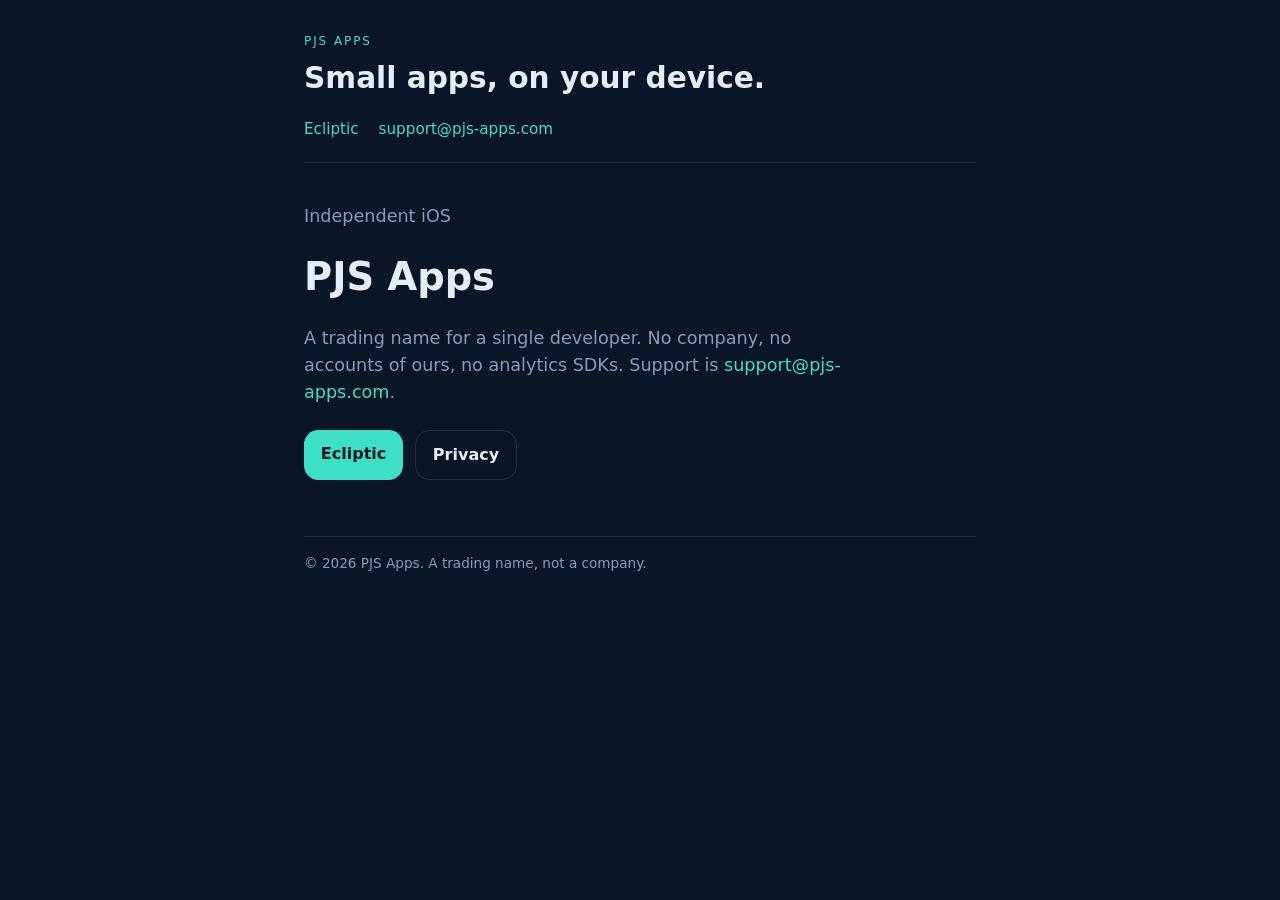
<file: index.html>
<!DOCTYPE html>
<html lang="en">
<head>
  <meta charset="utf-8">
  <meta name="viewport" content="width=device-width, initial-scale=1">
  <title>PJS Apps</title>
  <meta name="description" content="Independent iOS apps. Trading name, not a company.">
  <link rel="stylesheet" href="styles.css">
</head>
<body>
  <header>
    <div class="brand">PJS Apps</div>
    <h1>Small apps, on your device.</h1>
    <nav>
      <a href="ecliptic/">Ecliptic</a>
      <a href="mailto:support@pjs-apps.com">support@pjs-apps.com</a>
    </nav>
  </header>
  <main class="hero">
    <p class="lede">Independent iOS</p>
    <h1>PJS Apps</h1>
    <p>A trading name for a single developer. No company, no accounts of ours, no analytics SDKs. Support is <a href="mailto:support@pjs-apps.com">support@pjs-apps.com</a>.</p>
    <div class="actions">
      <a class="btn" href="ecliptic/">Ecliptic</a>
      <a class="btn btn-ghost" href="ecliptic/privacy/">Privacy</a>
    </div>
  </main>
  <footer>
    <p>© 2026 PJS Apps. A trading name, not a company.</p>
  </footer>
</body>
</html>
</file>
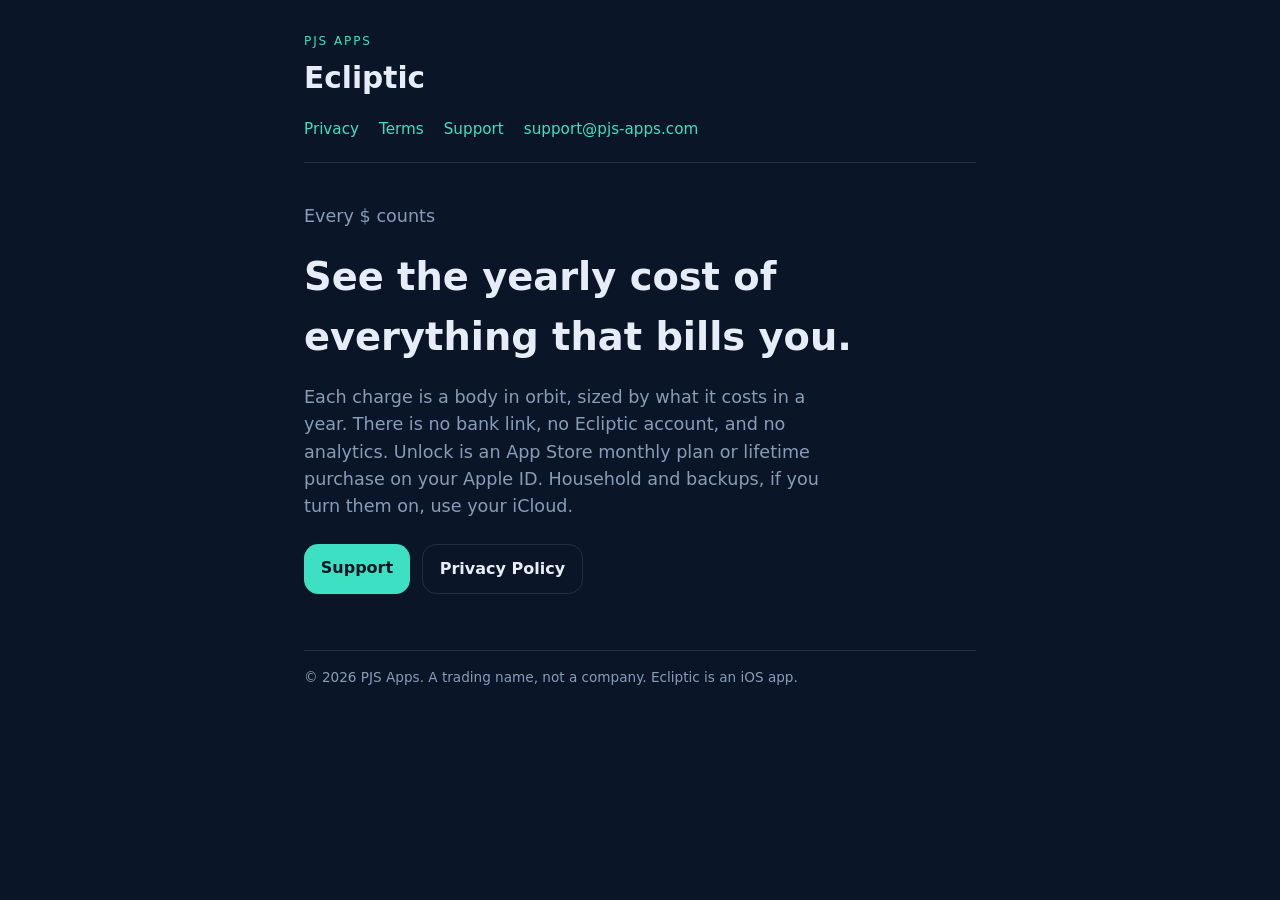
<file: ecliptic/index.html>
<!DOCTYPE html>
<html lang="en">
<head>
  <meta charset="utf-8">
  <meta name="viewport" content="width=device-width, initial-scale=1">
  <title>Ecliptic — Every $ counts</title>
  <meta name="description" content="A personal orrery for recurring costs. On iPhone. No bank link. No Ecliptic account.">
  <link rel="stylesheet" href="../styles.css">
</head>
<body>
  <header>
    <div class="brand"><a href="../">PJS Apps</a></div>
    <h1>Ecliptic</h1>
    <nav>
      <a href="privacy/">Privacy</a>
      <a href="terms/">Terms</a>
      <a href="support/">Support</a>
      <a href="mailto:support@pjs-apps.com">support@pjs-apps.com</a>
    </nav>
  </header>
  <main class="hero">
    <p class="lede">Every $ counts</p>
    <h1>See the yearly cost of everything that bills you.</h1>
    <p>Each charge is a body in orbit, sized by what it costs in a year. There is no bank link, no Ecliptic account, and no analytics. Unlock is an App Store monthly plan or lifetime purchase on your Apple ID. Household and backups, if you turn them on, use your iCloud.</p>
    <div class="actions">
      <a class="btn" href="support/">Support</a>
      <a class="btn btn-ghost" href="privacy/">Privacy Policy</a>
    </div>
  </main>
  <footer>
    <p>© 2026 PJS Apps. A trading name, not a company. Ecliptic is an iOS app.</p>
  </footer>
</body>
</html>
</file>
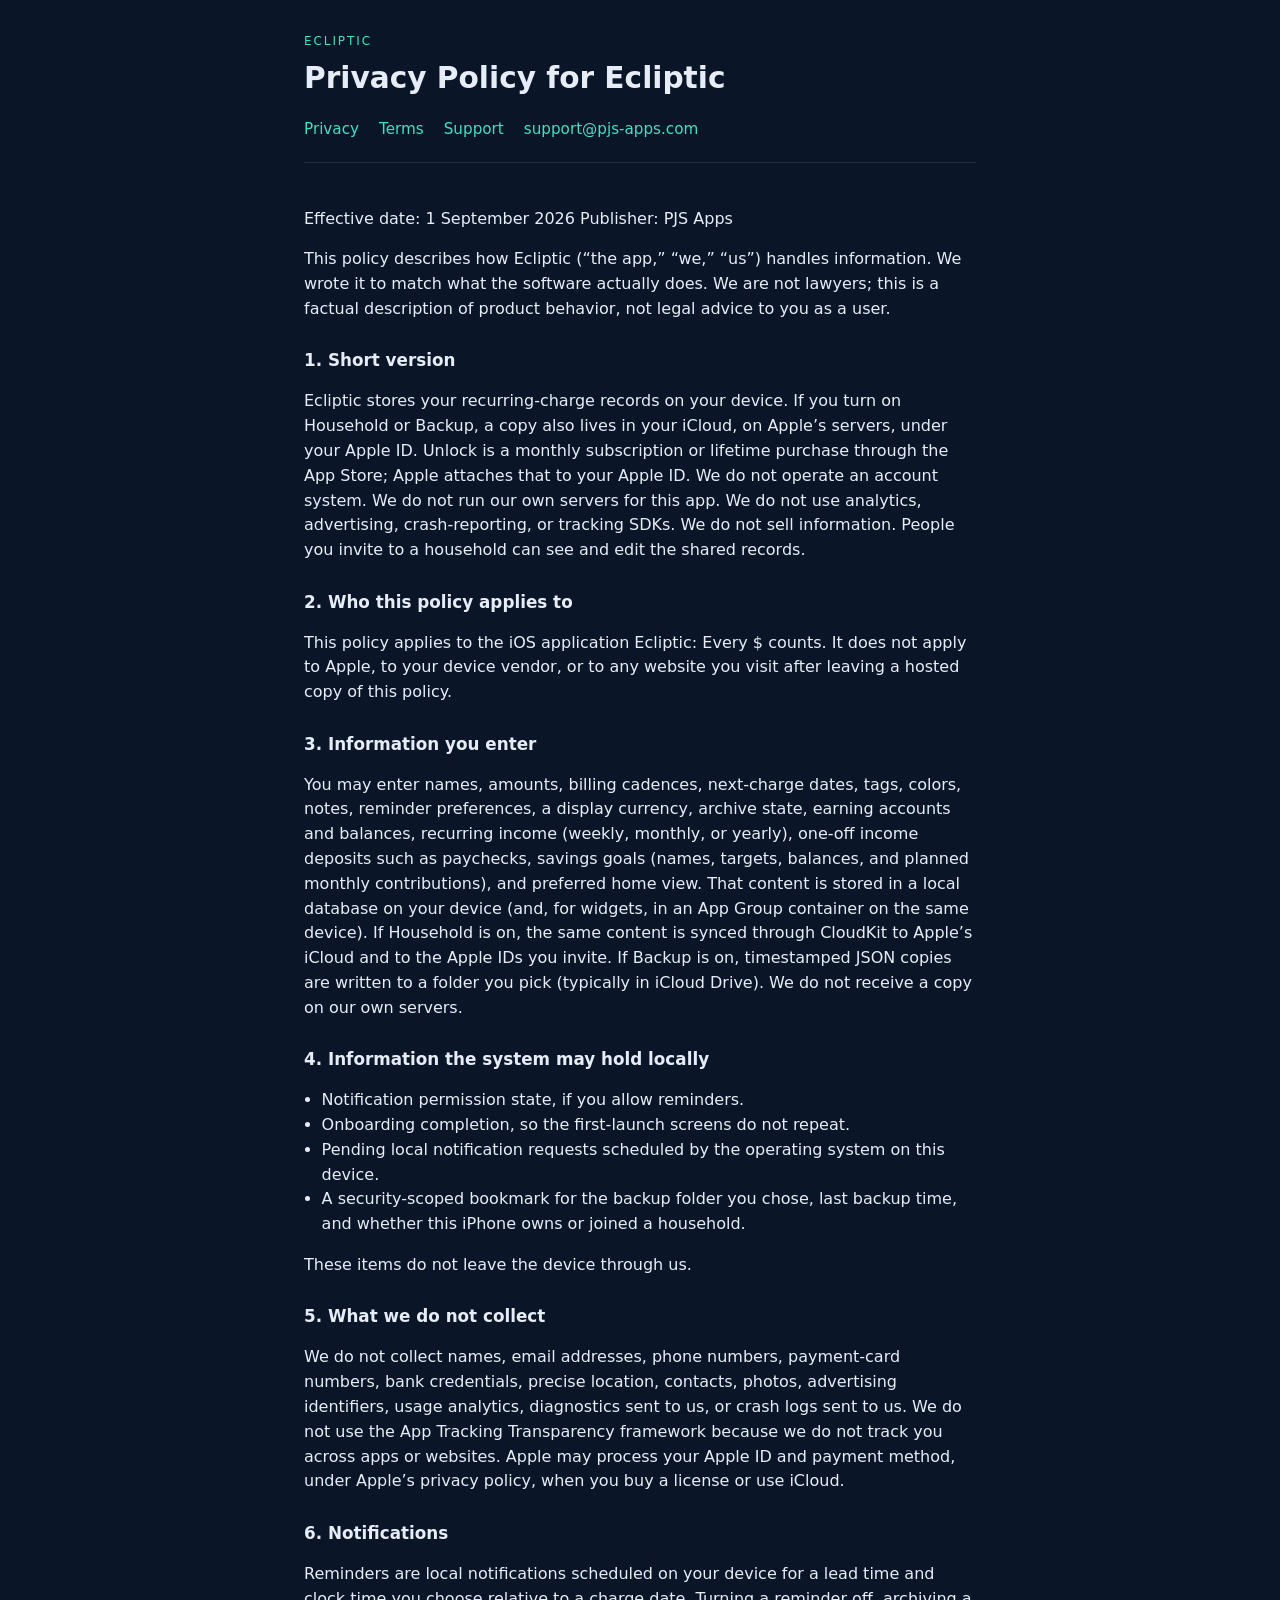
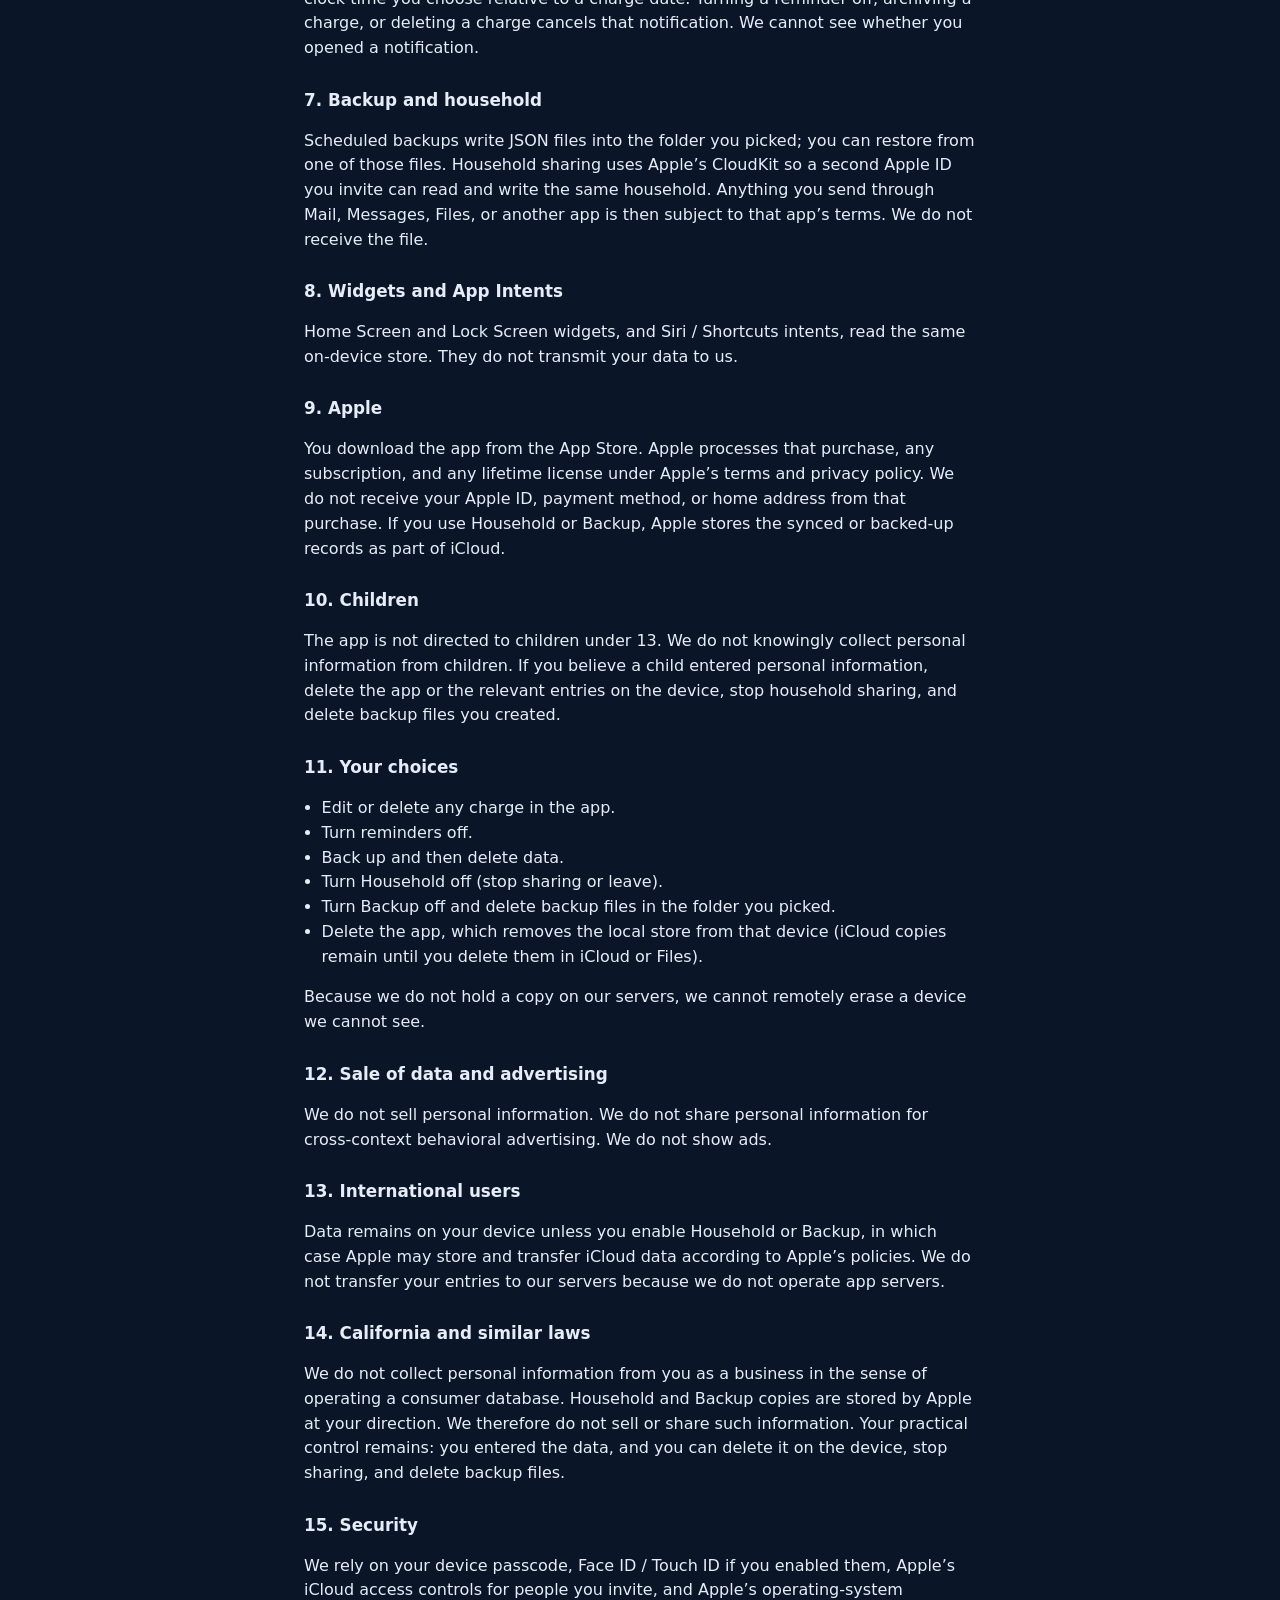
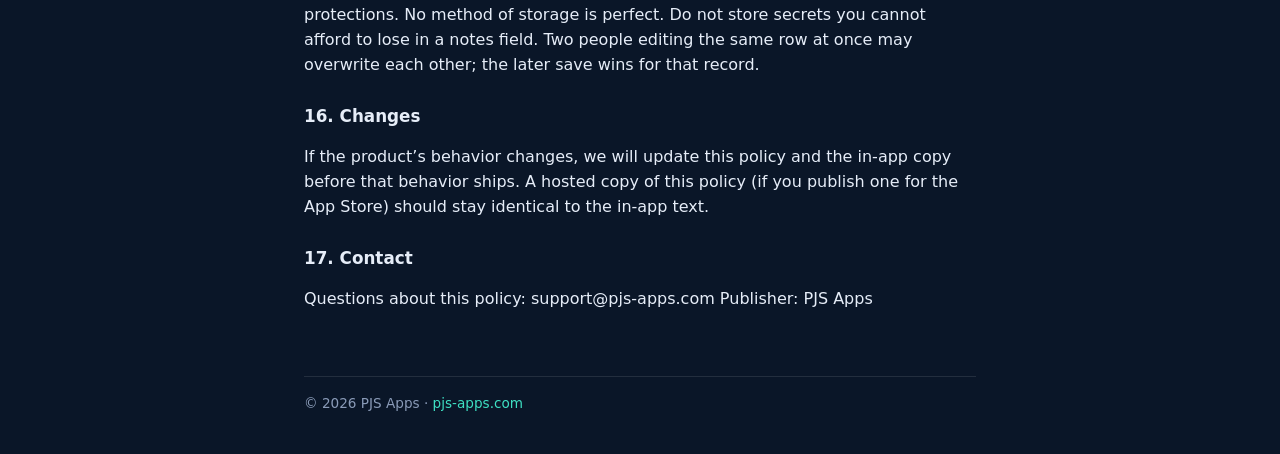
<file: ecliptic/privacy/index.html>
<!DOCTYPE html>
<html lang="en">
<head>
  <meta charset="utf-8">
  <meta name="viewport" content="width=device-width, initial-scale=1">
  <title>Privacy Policy — Ecliptic</title>
  <link rel="stylesheet" href="../../styles.css">
</head>
<body>
  <header>
    <div class="brand"><a href="../">Ecliptic</a></div>
    <h1>Privacy Policy for Ecliptic</h1>
    <nav>
      <a href="../privacy/">Privacy</a>
      <a href="../terms/">Terms</a>
      <a href="../support/">Support</a>
      <a href="mailto:support@pjs-apps.com">support@pjs-apps.com</a>
    </nav>
  </header>
  <main>
    <article>
<p>Effective date: 1 September 2026 Publisher: PJS Apps</p>
<p>This policy describes how Ecliptic (“the app,” “we,” “us”) handles information. We wrote it to match what the software actually does. We are not lawyers; this is a factual description of product behavior, not legal advice to you as a user.</p>
<h2>1. Short version</h2>
<p>Ecliptic stores your recurring-charge records on your device. If you turn on Household or Backup, a copy also lives in your iCloud, on Apple’s servers, under your Apple ID. Unlock is a monthly subscription or lifetime purchase through the App Store; Apple attaches that to your Apple ID. We do not operate an account system. We do not run our own servers for this app. We do not use analytics, advertising, crash-reporting, or tracking SDKs. We do not sell information. People you invite to a household can see and edit the shared records.</p>
<h2>2. Who this policy applies to</h2>
<p>This policy applies to the iOS application Ecliptic: Every $ counts. It does not apply to Apple, to your device vendor, or to any website you visit after leaving a hosted copy of this policy.</p>
<h2>3. Information you enter</h2>
<p>You may enter names, amounts, billing cadences, next-charge dates, tags, colors, notes, reminder preferences, a display currency, archive state, earning accounts and balances, recurring income (weekly, monthly, or yearly), one-off income deposits such as paychecks, savings goals (names, targets, balances, and planned monthly contributions), and preferred home view. That content is stored in a local database on your device (and, for widgets, in an App Group container on the same device). If Household is on, the same content is synced through CloudKit to Apple’s iCloud and to the Apple IDs you invite. If Backup is on, timestamped JSON copies are written to a folder you pick (typically in iCloud Drive). We do not receive a copy on our own servers.</p>
<h2>4. Information the system may hold locally</h2>
<ul>
<li>Notification permission state, if you allow reminders.</li>
<li>Onboarding completion, so the first-launch screens do not repeat.</li>
<li>Pending local notification requests scheduled by the operating system on this device.</li>
<li>A security-scoped bookmark for the backup folder you chose, last backup time, and whether this iPhone owns or joined a household.</li>
</ul>
<p>These items do not leave the device through us.</p>
<h2>5. What we do not collect</h2>
<p>We do not collect names, email addresses, phone numbers, payment-card numbers, bank credentials, precise location, contacts, photos, advertising identifiers, usage analytics, diagnostics sent to us, or crash logs sent to us. We do not use the App Tracking Transparency framework because we do not track you across apps or websites. Apple may process your Apple ID and payment method, under Apple’s privacy policy, when you buy a license or use iCloud.</p>
<h2>6. Notifications</h2>
<p>Reminders are local notifications scheduled on your device for a lead time and clock time you choose relative to a charge date. Turning a reminder off, archiving a charge, or deleting a charge cancels that notification. We cannot see whether you opened a notification.</p>
<h2>7. Backup and household</h2>
<p>Scheduled backups write JSON files into the folder you picked; you can restore from one of those files. Household sharing uses Apple’s CloudKit so a second Apple ID you invite can read and write the same household. Anything you send through Mail, Messages, Files, or another app is then subject to that app’s terms. We do not receive the file.</p>
<h2>8. Widgets and App Intents</h2>
<p>Home Screen and Lock Screen widgets, and Siri / Shortcuts intents, read the same on-device store. They do not transmit your data to us.</p>
<h2>9. Apple</h2>
<p>You download the app from the App Store. Apple processes that purchase, any subscription, and any lifetime license under Apple’s terms and privacy policy. We do not receive your Apple ID, payment method, or home address from that purchase. If you use Household or Backup, Apple stores the synced or backed-up records as part of iCloud.</p>
<h2>10. Children</h2>
<p>The app is not directed to children under 13. We do not knowingly collect personal information from children. If you believe a child entered personal information, delete the app or the relevant entries on the device, stop household sharing, and delete backup files you created.</p>
<h2>11. Your choices</h2>
<ul>
<li>Edit or delete any charge in the app.</li>
<li>Turn reminders off.</li>
<li>Back up and then delete data.</li>
<li>Turn Household off (stop sharing or leave).</li>
<li>Turn Backup off and delete backup files in the folder you picked.</li>
<li>Delete the app, which removes the local store from that device (iCloud copies remain until you delete them in iCloud or Files).</li>
</ul>
<p>Because we do not hold a copy on our servers, we cannot remotely erase a device we cannot see.</p>
<h2>12. Sale of data and advertising</h2>
<p>We do not sell personal information. We do not share personal information for cross-context behavioral advertising. We do not show ads.</p>
<h2>13. International users</h2>
<p>Data remains on your device unless you enable Household or Backup, in which case Apple may store and transfer iCloud data according to Apple’s policies. We do not transfer your entries to our servers because we do not operate app servers.</p>
<h2>14. California and similar laws</h2>
<p>We do not collect personal information from you as a business in the sense of operating a consumer database. Household and Backup copies are stored by Apple at your direction. We therefore do not sell or share such information. Your practical control remains: you entered the data, and you can delete it on the device, stop sharing, and delete backup files.</p>
<h2>15. Security</h2>
<p>We rely on your device passcode, Face ID / Touch ID if you enabled them, Apple’s iCloud access controls for people you invite, and Apple’s operating-system protections. No method of storage is perfect. Do not store secrets you cannot afford to lose in a notes field. Two people editing the same row at once may overwrite each other; the later save wins for that record.</p>
<h2>16. Changes</h2>
<p>If the product’s behavior changes, we will update this policy and the in-app copy before that behavior ships. A hosted copy of this policy (if you publish one for the App Store) should stay identical to the in-app text.</p>
<h2>17. Contact</h2>
<p>Questions about this policy: support@pjs-apps.com Publisher: PJS Apps</p>
    </article>
  </main>
  <footer>
    <p>© 2026 PJS Apps · <a href="../../">pjs-apps.com</a></p>
  </footer>
</body>
</html>
</file>
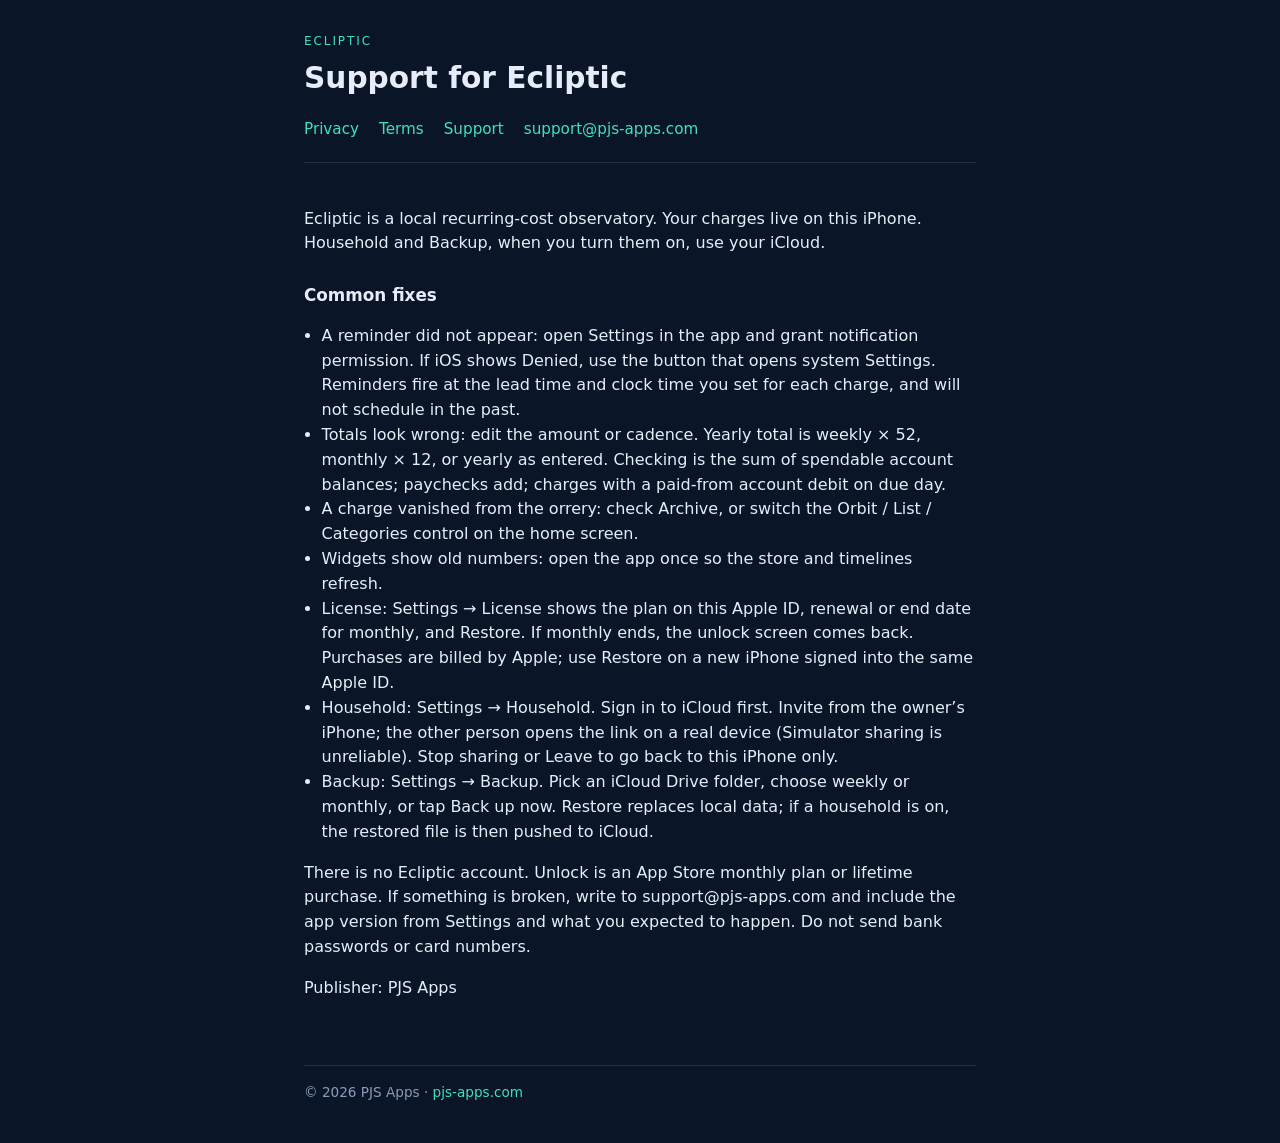
<file: ecliptic/support/index.html>
<!DOCTYPE html>
<html lang="en">
<head>
  <meta charset="utf-8">
  <meta name="viewport" content="width=device-width, initial-scale=1">
  <title>Support — Ecliptic</title>
  <link rel="stylesheet" href="../../styles.css">
</head>
<body>
  <header>
    <div class="brand"><a href="../">Ecliptic</a></div>
    <h1>Support for Ecliptic</h1>
    <nav>
      <a href="../privacy/">Privacy</a>
      <a href="../terms/">Terms</a>
      <a href="../support/">Support</a>
      <a href="mailto:support@pjs-apps.com">support@pjs-apps.com</a>
    </nav>
  </header>
  <main>
    <article>
<p>Ecliptic is a local recurring-cost observatory. Your charges live on this iPhone. Household and Backup, when you turn them on, use your iCloud.</p>
<h2>Common fixes</h2>
<ul>
<li>A reminder did not appear: open Settings in the app and grant notification permission. If iOS shows Denied, use the button that opens system Settings. Reminders fire at the lead time and clock time you set for each charge, and will not schedule in the past.</li>
<li>Totals look wrong: edit the amount or cadence. Yearly total is weekly × 52, monthly × 12, or yearly as entered. Checking is the sum of spendable account balances; paychecks add; charges with a paid-from account debit on due day.</li>
<li>A charge vanished from the orrery: check Archive, or switch the Orbit / List / Categories control on the home screen.</li>
<li>Widgets show old numbers: open the app once so the store and timelines refresh.</li>
<li>License: Settings → License shows the plan on this Apple ID, renewal or end date for monthly, and Restore. If monthly ends, the unlock screen comes back. Purchases are billed by Apple; use Restore on a new iPhone signed into the same Apple ID.</li>
<li>Household: Settings → Household. Sign in to iCloud first. Invite from the owner’s iPhone; the other person opens the link on a real device (Simulator sharing is unreliable). Stop sharing or Leave to go back to this iPhone only.</li>
<li>Backup: Settings → Backup. Pick an iCloud Drive folder, choose weekly or monthly, or tap Back up now. Restore replaces local data; if a household is on, the restored file is then pushed to iCloud.</li>
</ul>
<p>There is no Ecliptic account. Unlock is an App Store monthly plan or lifetime purchase. If something is broken, write to support@pjs-apps.com and include the app version from Settings and what you expected to happen. Do not send bank passwords or card numbers.</p>
<p>Publisher: PJS Apps</p>
    </article>
  </main>
  <footer>
    <p>© 2026 PJS Apps · <a href="../../">pjs-apps.com</a></p>
  </footer>
</body>
</html>
</file>
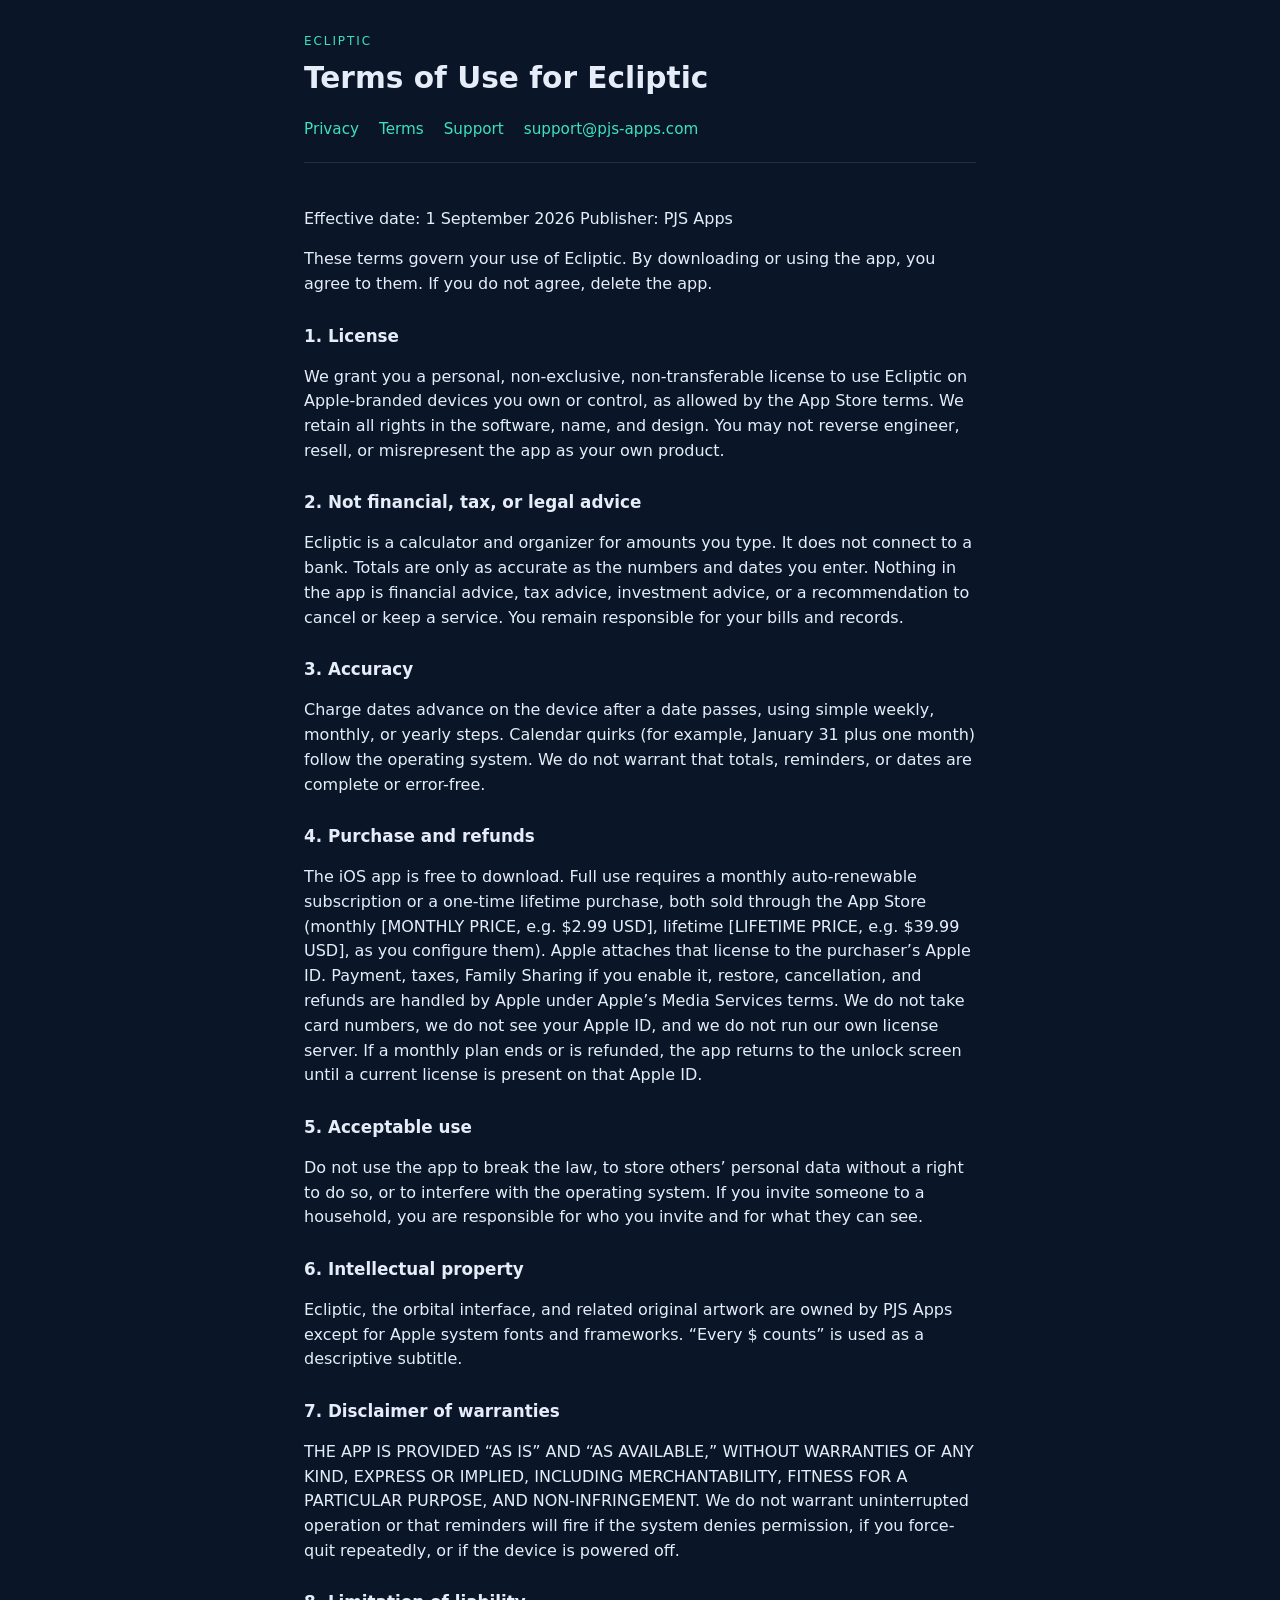
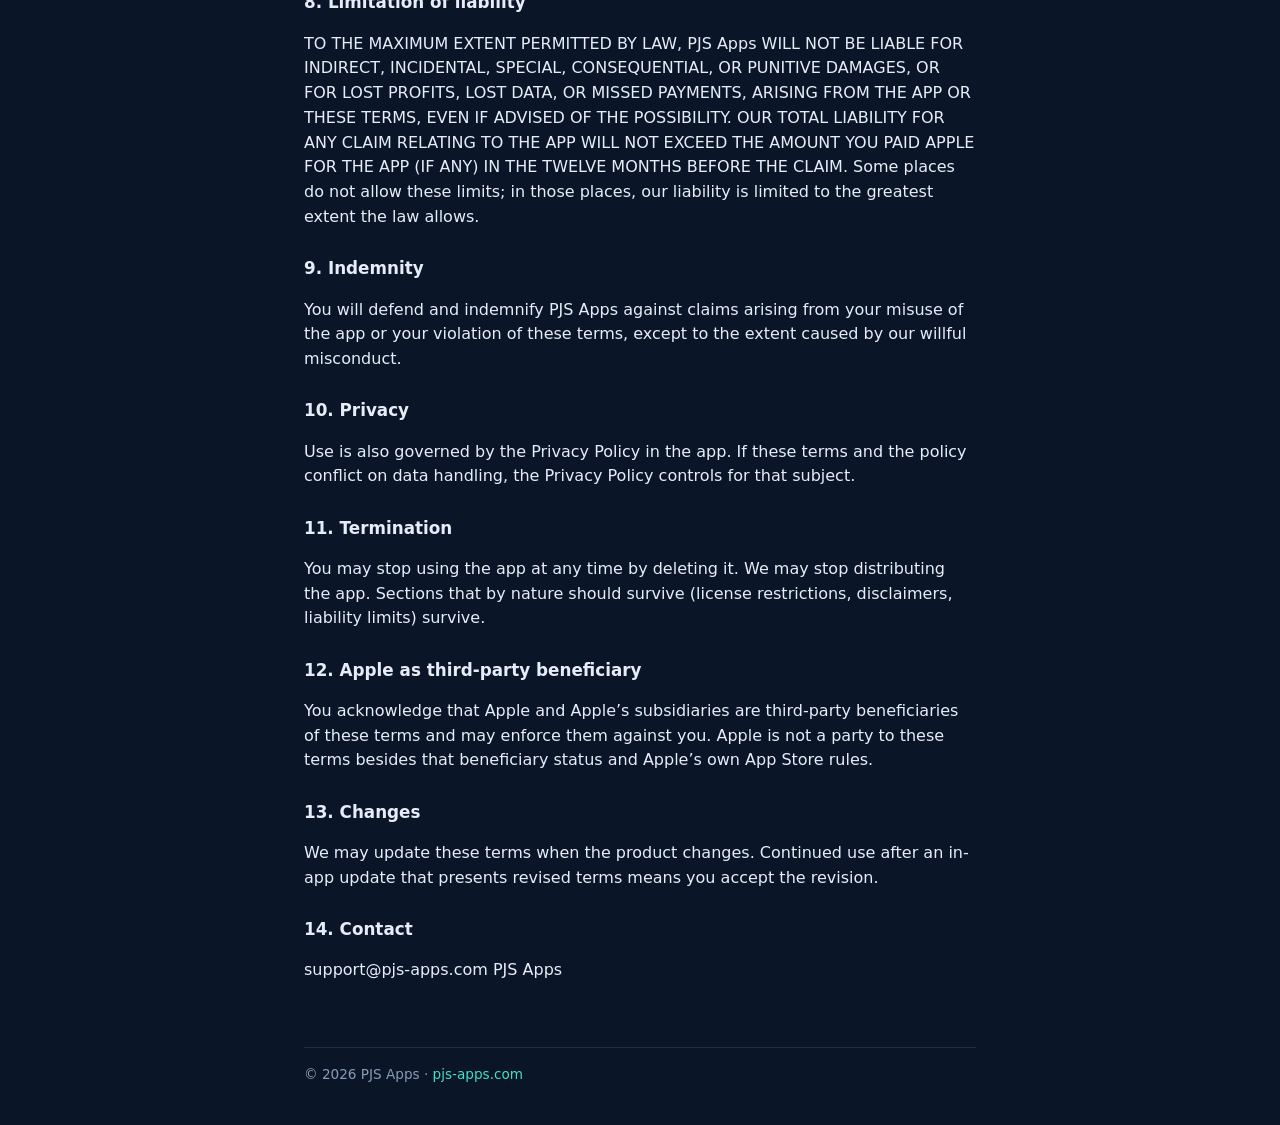
<file: ecliptic/terms/index.html>
<!DOCTYPE html>
<html lang="en">
<head>
  <meta charset="utf-8">
  <meta name="viewport" content="width=device-width, initial-scale=1">
  <title>Terms of Use — Ecliptic</title>
  <link rel="stylesheet" href="../../styles.css">
</head>
<body>
  <header>
    <div class="brand"><a href="../">Ecliptic</a></div>
    <h1>Terms of Use for Ecliptic</h1>
    <nav>
      <a href="../privacy/">Privacy</a>
      <a href="../terms/">Terms</a>
      <a href="../support/">Support</a>
      <a href="mailto:support@pjs-apps.com">support@pjs-apps.com</a>
    </nav>
  </header>
  <main>
    <article>
<p>Effective date: 1 September 2026 Publisher: PJS Apps</p>
<p>These terms govern your use of Ecliptic. By downloading or using the app, you agree to them. If you do not agree, delete the app.</p>
<h2>1. License</h2>
<p>We grant you a personal, non-exclusive, non-transferable license to use Ecliptic on Apple-branded devices you own or control, as allowed by the App Store terms. We retain all rights in the software, name, and design. You may not reverse engineer, resell, or misrepresent the app as your own product.</p>
<h2>2. Not financial, tax, or legal advice</h2>
<p>Ecliptic is a calculator and organizer for amounts you type. It does not connect to a bank. Totals are only as accurate as the numbers and dates you enter. Nothing in the app is financial advice, tax advice, investment advice, or a recommendation to cancel or keep a service. You remain responsible for your bills and records.</p>
<h2>3. Accuracy</h2>
<p>Charge dates advance on the device after a date passes, using simple weekly, monthly, or yearly steps. Calendar quirks (for example, January 31 plus one month) follow the operating system. We do not warrant that totals, reminders, or dates are complete or error-free.</p>
<h2>4. Purchase and refunds</h2>
<p>The iOS app is free to download. Full use requires a monthly auto-renewable subscription or a one-time lifetime purchase, both sold through the App Store (monthly [MONTHLY PRICE, e.g. $2.99 USD], lifetime [LIFETIME PRICE, e.g. $39.99 USD], as you configure them). Apple attaches that license to the purchaser’s Apple ID. Payment, taxes, Family Sharing if you enable it, restore, cancellation, and refunds are handled by Apple under Apple’s Media Services terms. We do not take card numbers, we do not see your Apple ID, and we do not run our own license server. If a monthly plan ends or is refunded, the app returns to the unlock screen until a current license is present on that Apple ID.</p>
<h2>5. Acceptable use</h2>
<p>Do not use the app to break the law, to store others’ personal data without a right to do so, or to interfere with the operating system. If you invite someone to a household, you are responsible for who you invite and for what they can see.</p>
<h2>6. Intellectual property</h2>
<p>Ecliptic, the orbital interface, and related original artwork are owned by PJS Apps except for Apple system fonts and frameworks. “Every $ counts” is used as a descriptive subtitle.</p>
<h2>7. Disclaimer of warranties</h2>
<p>THE APP IS PROVIDED “AS IS” AND “AS AVAILABLE,” WITHOUT WARRANTIES OF ANY KIND, EXPRESS OR IMPLIED, INCLUDING MERCHANTABILITY, FITNESS FOR A PARTICULAR PURPOSE, AND NON-INFRINGEMENT. We do not warrant uninterrupted operation or that reminders will fire if the system denies permission, if you force-quit repeatedly, or if the device is powered off.</p>
<h2>8. Limitation of liability</h2>
<p>TO THE MAXIMUM EXTENT PERMITTED BY LAW, PJS Apps WILL NOT BE LIABLE FOR INDIRECT, INCIDENTAL, SPECIAL, CONSEQUENTIAL, OR PUNITIVE DAMAGES, OR FOR LOST PROFITS, LOST DATA, OR MISSED PAYMENTS, ARISING FROM THE APP OR THESE TERMS, EVEN IF ADVISED OF THE POSSIBILITY. OUR TOTAL LIABILITY FOR ANY CLAIM RELATING TO THE APP WILL NOT EXCEED THE AMOUNT YOU PAID APPLE FOR THE APP (IF ANY) IN THE TWELVE MONTHS BEFORE THE CLAIM. Some places do not allow these limits; in those places, our liability is limited to the greatest extent the law allows.</p>
<h2>9. Indemnity</h2>
<p>You will defend and indemnify PJS Apps against claims arising from your misuse of the app or your violation of these terms, except to the extent caused by our willful misconduct.</p>
<h2>10. Privacy</h2>
<p>Use is also governed by the Privacy Policy in the app. If these terms and the policy conflict on data handling, the Privacy Policy controls for that subject.</p>
<h2>11. Termination</h2>
<p>You may stop using the app at any time by deleting it. We may stop distributing the app. Sections that by nature should survive (license restrictions, disclaimers, liability limits) survive.</p>
<h2>12. Apple as third-party beneficiary</h2>
<p>You acknowledge that Apple and Apple’s subsidiaries are third-party beneficiaries of these terms and may enforce them against you. Apple is not a party to these terms besides that beneficiary status and Apple’s own App Store rules.</p>
<h2>13. Changes</h2>
<p>We may update these terms when the product changes. Continued use after an in-app update that presents revised terms means you accept the revision.</p>
<h2>14. Contact</h2>
<p>support@pjs-apps.com PJS Apps</p>
    </article>
  </main>
  <footer>
    <p>© 2026 PJS Apps · <a href="../../">pjs-apps.com</a></p>
  </footer>
</body>
</html>
</file>
<file: styles.css>
:root {
  --void: #0a1628;
  --ink: #121f38;
  --paper: #e6edf8;
  --muted: #8a9bb8;
  --accent: #3ee0c3;
  --line: rgba(255, 255, 255, 0.1);
}

* { box-sizing: border-box; }

html, body {
  margin: 0;
  background: var(--void);
  color: var(--paper);
  font-family: ui-rounded, "SF Pro Rounded", system-ui, sans-serif;
  line-height: 1.55;
}

a { color: var(--accent); text-decoration: none; }
a:hover { text-decoration: underline; }

header, main, footer {
  width: min(42rem, calc(100% - 2.5rem));
  margin-left: auto;
  margin-right: auto;
}

header {
  padding: 2rem 0 1.25rem;
  border-bottom: 1px solid var(--line);
}

.brand {
  font-size: 0.75rem;
  letter-spacing: 0.16em;
  text-transform: uppercase;
  color: var(--accent);
}

h1 {
  font-weight: 600;
  font-size: 1.85rem;
  margin: 0.35rem 0 0;
}

nav {
  display: flex;
  flex-wrap: wrap;
  gap: 0.9rem 1.25rem;
  margin-top: 1rem;
  font-size: 0.95rem;
}

main { padding: 1.75rem 0 3rem; }

article p, article li {
  color: var(--paper);
}

article h2 {
  font-size: 1.05rem;
  font-weight: 650;
  margin: 1.6rem 0 0.45rem;
}

article ul {
  padding-left: 1.1rem;
}

.lede {
  color: var(--muted);
  margin-top: 0;
}

.hero {
  padding: 2.5rem 0 3.5rem;
}

.hero h1 { font-size: 2.4rem; }

.hero p {
  color: var(--muted);
  font-size: 1.1rem;
  max-width: 34rem;
}

.actions {
  display: flex;
  flex-wrap: wrap;
  gap: 0.75rem;
  margin-top: 1.5rem;
}

.btn {
  display: inline-block;
  padding: 0.7rem 1.05rem;
  border-radius: 0.9rem;
  background: var(--accent);
  color: var(--void);
  font-weight: 650;
}

.btn:hover { text-decoration: none; opacity: 0.9; }

.btn-ghost {
  background: transparent;
  color: var(--paper);
  border: 1px solid var(--line);
}

footer {
  padding: 0 0 2.5rem;
  color: var(--muted);
  font-size: 0.85rem;
  border-top: 1px solid var(--line);
}

footer p { margin: 1rem 0 0; }
</file>
